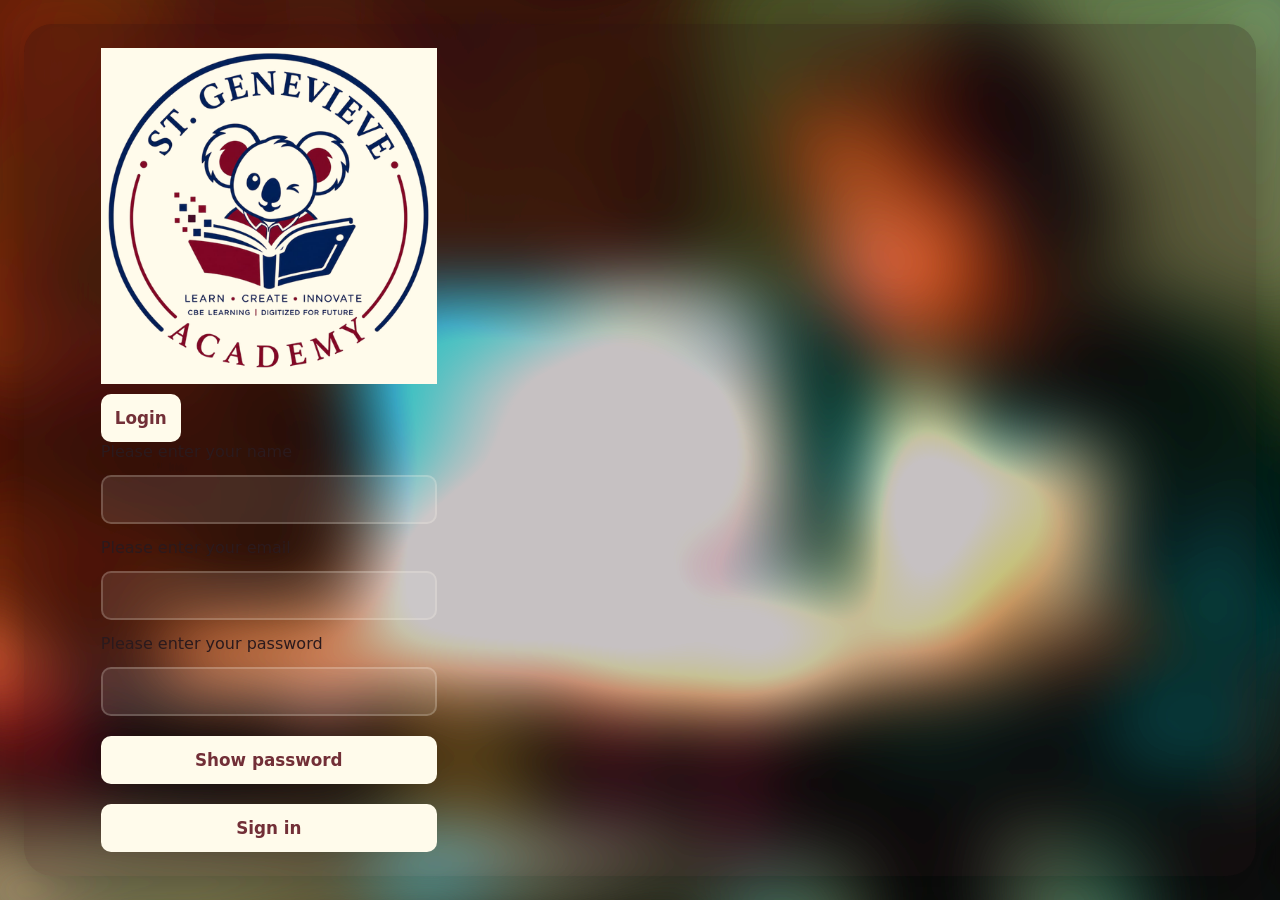
<file: Index.html>
<!DOCTYPE html>
<html lang="en">
<head>
    <meta charset="UTF-8">
    <meta name="viewport" content="width=device-width, initial-scale=1.0">
    <title>St Genevieve|Student Portal</title>
    <link rel="stylesheet" href="style.css">
</head>
<body>
    <!-- logo  -->
    <main class="page">
        <section class="branding">
            <img src="Images/logo.png" alt="School logo">
        </section>

        <!-- login button  -->
        <section class="login-panel">
            <div class="buttons">  
        <button type="button">Login</button>
            </div>

            <!-- fomrs input  -->
        <form class="forms" id="login-form">
<label for="name">Please enter your name</label>
    <input type="text" id="name" required>

    <!-- email input  -->
<label for="email">Please enter your email</label>
    <input type="email" id="email" required>

    <!-- input password  -->
    <label for="password">Please enter your password</label>
    <input type="password" id="password" required>
    <button type="button" id="show-password">Show password</button>
  <button type="submit">Sign in</button>
        </form>
        
        </section>
    </main>
 <script src="Script.js"></script>
</body>
</html>
</file>
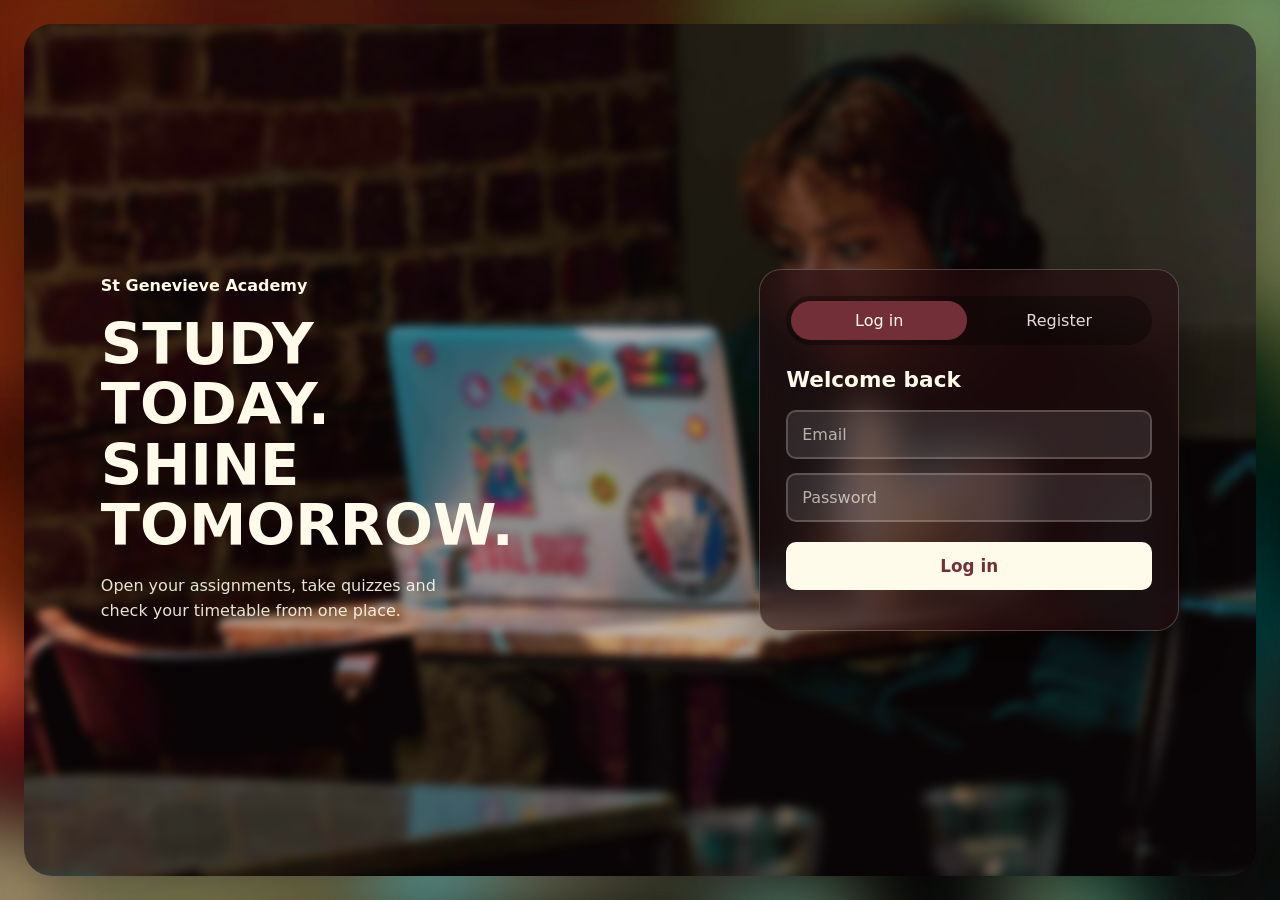
<file: index.html>
<!DOCTYPE html>
<html lang="en">
<head>
    <meta charset="UTF-8">
    <meta name="viewport" content="width=device-width, initial-scale=1.0">
    <title>St Genevieve Student portal</title>
    <link rel="stylesheet" href="style.css">
</head>
<body>
    
    <!-- background photo -->
<img class="bg-photo" src="Images/student-bg.jpg" alt="Student-background image">
 
<!-- Left side  -->
<div class="hero">
  <p class="hero-brand">St Genevieve Academy</p>
  <h1>Study today.<br>Shine tomorrow.</h1>
  <p class="hero-text">Open your assignments, take quizzes and check your timetable from one place.</p>
</div>




  <div class="card">



    <!-- Switching between forms  -->

 <input type="radio" name="tab" id="login" checked>
    <input type="radio" name="tab" id="register">
 
    <div class="tabs">
      <label for="login">Log in</label>
      <label for="register">Register</label>
    </div>

    <!-- log in form  -->
      <form class="login-form" id="loginForm">
      <h2>Welcome back</h2>
      <input type="email" id="loginEmail" placeholder="Email" required>
      <input type="password" id="loginPassword" placeholder="Password" required>
      <button type="submit">Log in</button>
      <p id="loginMessage" class="message"></p>
    </form>



<!-- register form  -->


<form class="register-form" id="registerForm">
      <h2>Create your account</h2>
   <input type="text" id="regName" placeholder="Your name" required>

<input type="email" id="regEmail" placeholder="Email" required>

<input type="password" id="regPassword" placeholder="Password" required>
<div class="select-grade"> 
   <select id="regGrade" class="style-inside" required>

    <option value="Grade 7">Grade 7</option>
    <option value="Grade 8">Grade 8</option>
    <option value="Grade 9">Grade 9</option>

</select>
</div>
      <button type="submit">Create account</button>
      <p id="registerMessage" class="message"></p>

    </form>
 
 

<script src="script.js" defer></script>

  </div>









</body>
</html>
</file>
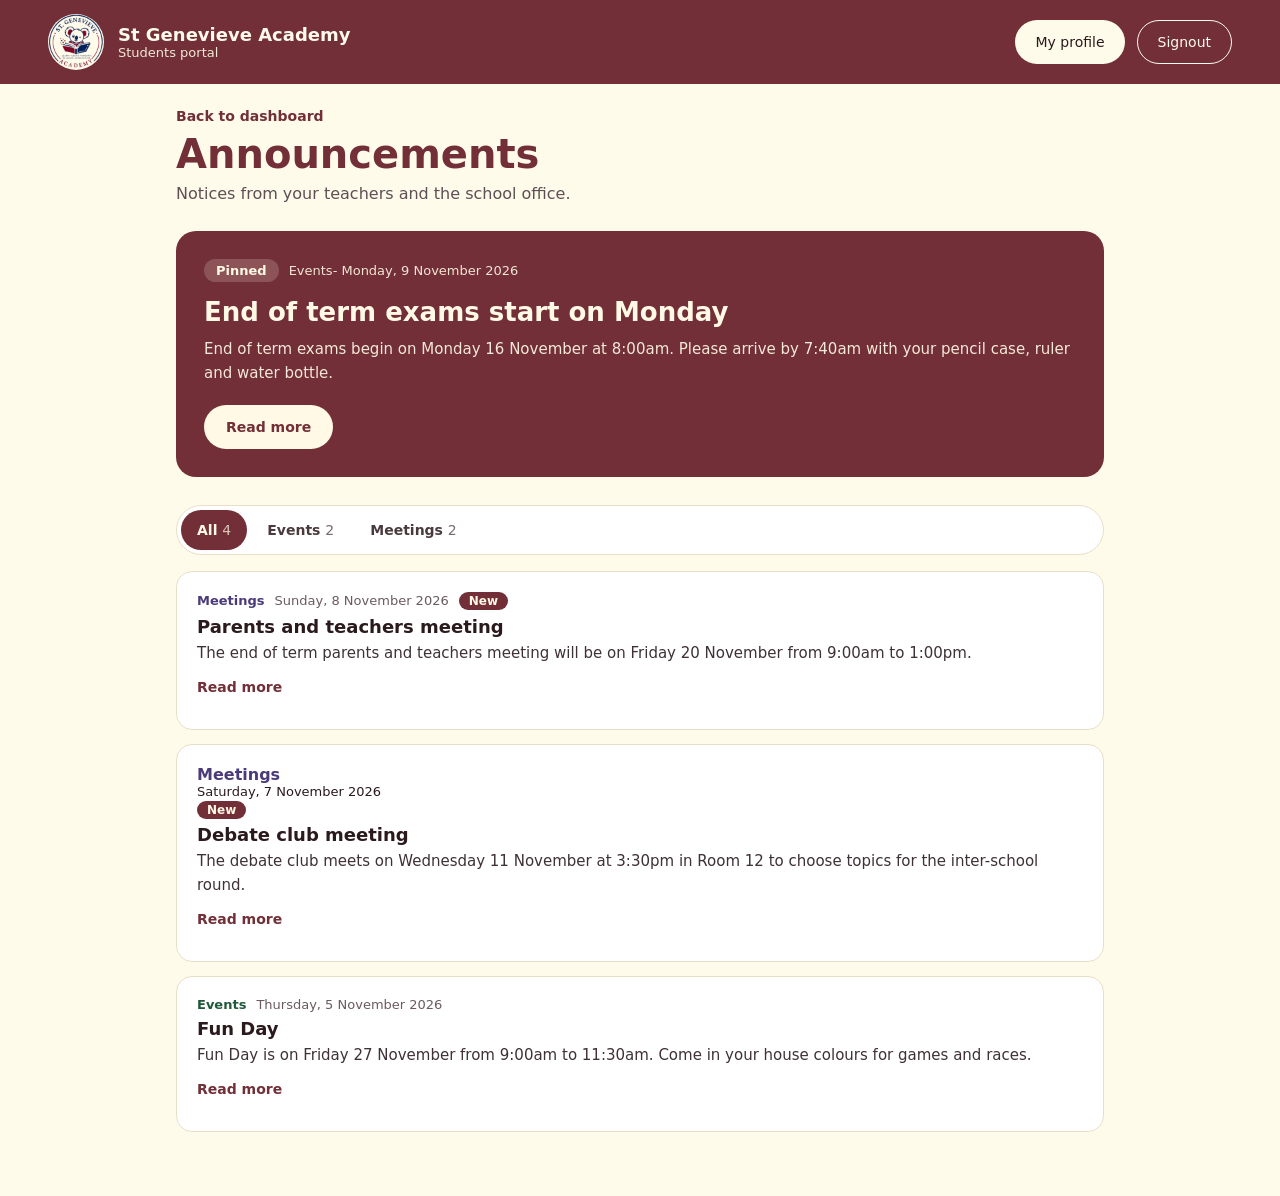
<file: announcements.html>
<!DOCTYPE html>
<html lang="en">
<head>
    <meta charset="UTF-8">
    <meta name="viewport" content="width=device-width, initial-scale=1.0">
    <title>Announcements</title>
    <link rel="stylesheet" href="announcemnts.css">
     <!-- topbar  -->
     
     <header class="topbar">

 <div class="dashboard-logo">
            <img src="Images/logo.png" alt="School logo">
            <div>  
            <div class="school-name">St Genevieve Academy</div>
            <div class="sub-name">Students portal</div>
            </div>
</div>
        <!-- actions -->
<div class="top-bar-actions"> 
<a href="profile.html">My profile</a>
<a href="index.html">Signout</a>
</div>
</header>

<!-- back to dashboard  -->
  <a href="dashboard.html" class="back-link"> Back to dashboard</a>

<main class="page">

    <h1 class="page-title">Announcements</h1>
    <p class="page-subtitle">Notices from your teachers and the school office.</p>
 
<!-- pinned announcement  -->

<section class="pinned" data-category="events">
      <div class="pinned-section">
        <span class="pinned-span">Pinned</span>
        <span class="pinned-info">Events- Monday, 9 November 2026</span>
      </div>
      <h2 class="pinned-title">End of term exams start on Monday</h2>
      <p class="pinned-text">End of term exams begin on Monday 16 November at 8:00am. Please arrive by 7:40am with your pencil case, ruler and water bottle.</p>
      <a class="btn-readmore" href="#">Read more</a>
    </section>

    <!-- category filters  -->
      <div class="filters" role="group" aria-label="Filter announcements">
      <button class="filter is-active" type="button" data-filter="all" aria-pressed="true">All <span class="count">4</span></button>
      <button class="filter" type="button" data-filter="events" aria-pressed="false">Events <span class="count">2</span></button>
      <button class="filter" type="button" data-filter="meetings" aria-pressed="false">Meetings <span class="count">2</span></button>
    </div>

<!-- MAIN Announcements  -->

 <div class="announcements">
 
      <article class="card" data-category="meetings">
        <div class="card-full">
          <span class="category category-meetings">Meetings</span>
          <span class="card-date">Sunday, 8 November 2026</span>
          <span class="badge-new">New</span>
        </div>
        <h3 class="card-title">Parents and teachers meeting</h3>
        <p class="card-text">The end of term parents and teachers meeting will be on Friday 20 November from 9:00am to 1:00pm.</p>
        <a class="read-more" href="#">Read more</a>
      </article>
 
      <article class="card" data-category="meetings">
        <div class="card-meta">
          <span class="category category-meetings">Meetings</span>
          <span class="card-full">Saturday, 7 November 2026</span>
          <span class="badge-new">New</span>
        </div>
        <h3 class="card-title">Debate club meeting</h3>
        <p class="card-text">The debate club meets on Wednesday 11 November at 3:30pm in Room 12 to choose topics for the inter-school round.</p>
        <a class="read-more" href="#">Read more</a>
      </article>
 
      <article class="card" data-category="events">
        <div class="card-full">
          <span class="category category-events">Events</span>
          <span class="card-date">Thursday, 5 November 2026</span>
        </div>
        <h3 class="card-title">Fun Day</h3>
        <p class="card-text">Fun Day is on Friday 27 November from 9:00am to 11:30am. Come in your house colours for games and races.</p>
        <a class="read-more" href="#">Read more</a>
      </article>
 
    </div>


</main>

<!-- pop up Modal  -->

<dialog class="modal" id="announcement-modal" aria-labelledby="modal-title">
  <button class="modal-close" type="button" aria-label="Close" data-close> close</button>
  <div class="modal-full">
    <span class="modal-category" id="modal-category"></span>
    <span id="modal-date"></span>
  </div>
  <h2 class="modal-title" id="modal-title"></h2>
  <p class="modal-text" id="modal-text"></p>
  <p class="modal-details" id="modal-details" hidden></p>
  <button class="modal-done" type="button" data-close>Close</button>
</dialog>

 <script src="announcemnts.js"></script>

</head>
<body>
    




























</body>
</html>
</file>
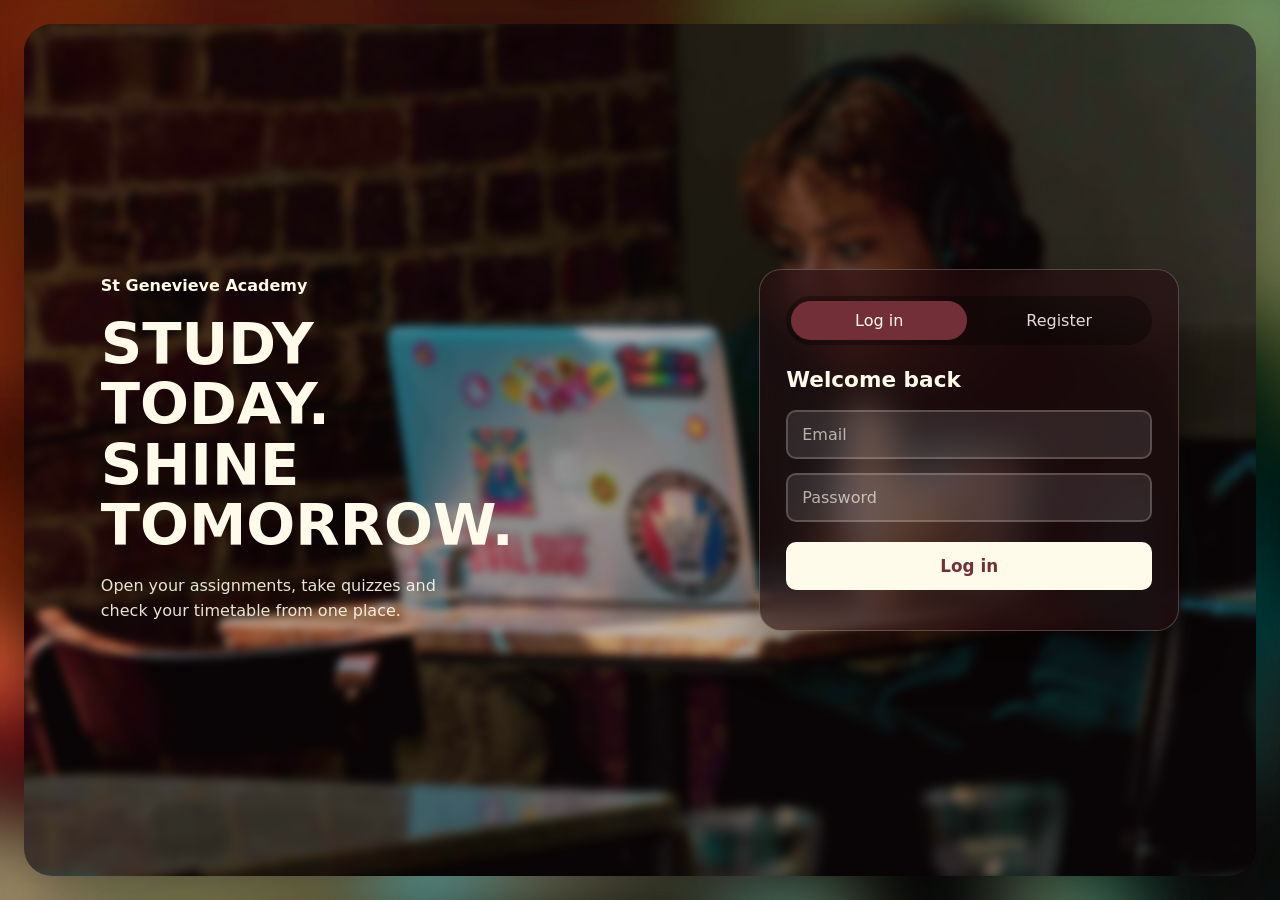
<file: assignments.html>
<!DOCTYPE html>
<html lang="en">
<head>
    <meta charset="UTF-8">
    <meta name="viewport" content="width=device-width, initial-scale=1.0">
    <title>Assignments</title>
    <link rel="stylesheet" href="assignments.css">
</head>
<body>



    <!-- top-bar  -->
   <header class="topbar">
        <div class="dashboard-logo">
            <img src="Images/logo.png" alt="School logo">
            <div>
                <div class="school-name">St Genevieve Academy</div>
                <div class="sub-name">Students portal</div>
            </div>
        </div>  


        <!-- actions  -->
           <div class="top-bar-actions">
            <a href="profile.html">My profile</a>
          <a href="index.html" id="signout">Sign out</a>
        </div>
    </header>
<main class="dashboard">
    <!-- back to dashboard  -->
  <a href="dashboard.html" class="back-link"> Back to dashboard</a>
        <h1 id="gradeLabel">Assignments</h1>
    
        <!-- filter buttons  . -->
          <div class="filters">
          <button type="button" class="active" data-filter="all">All</button>
            <button type="button" class="filter" data-filter="to-do">To do</button>
            <button type="button" class="filter" data-filter="submitted">Submitted</button>
            <button type="button" class="filter" data-filter="overdue">Overdue</button>
        </div>
<select id="subjectFilter">
    <option value="all">All subjects</option>
</select>
        <!-- assignment list  -->
        
    <div class="assignment-list" id="assignmentList"></div>
<p id="emptyMessage" hidden>

</p>
</div>

            </main>

<!-- assignment poop ups  -->

<div class="modal modal-hide" id="assignmentmodal">
    <div class="modal-box">
        <button type="button" class="modal-close" id="modalClose">close</button>

        <p class="subject" id="modalsubject"></p>
        <h2 id="modaltitle"></h2>
        <p class="due" id="modaldue"></p>
        <p class="details" id="modaldetails"></p>

        <form id="assignmentform">
            <div id="modalquestions"></div>
            <p class="form-error" id="formError"></p>
            <button type="submit" class="open-btn" id="submitbtn">Submit assignment</button>
        </form>

        <div class="successhide" id="successmsg">
             <h3>Submitted</h3>
           <p id="resultScore"></p>
<div id="reviewList"></div>
            <button type="button" class="open-btn" id="successClose">Close</button>
</div>
    </div>
</div>

<script src="assignments-data.js"></script>
<script src="assignments.js"></script>
            
</body>
</html>
</file>
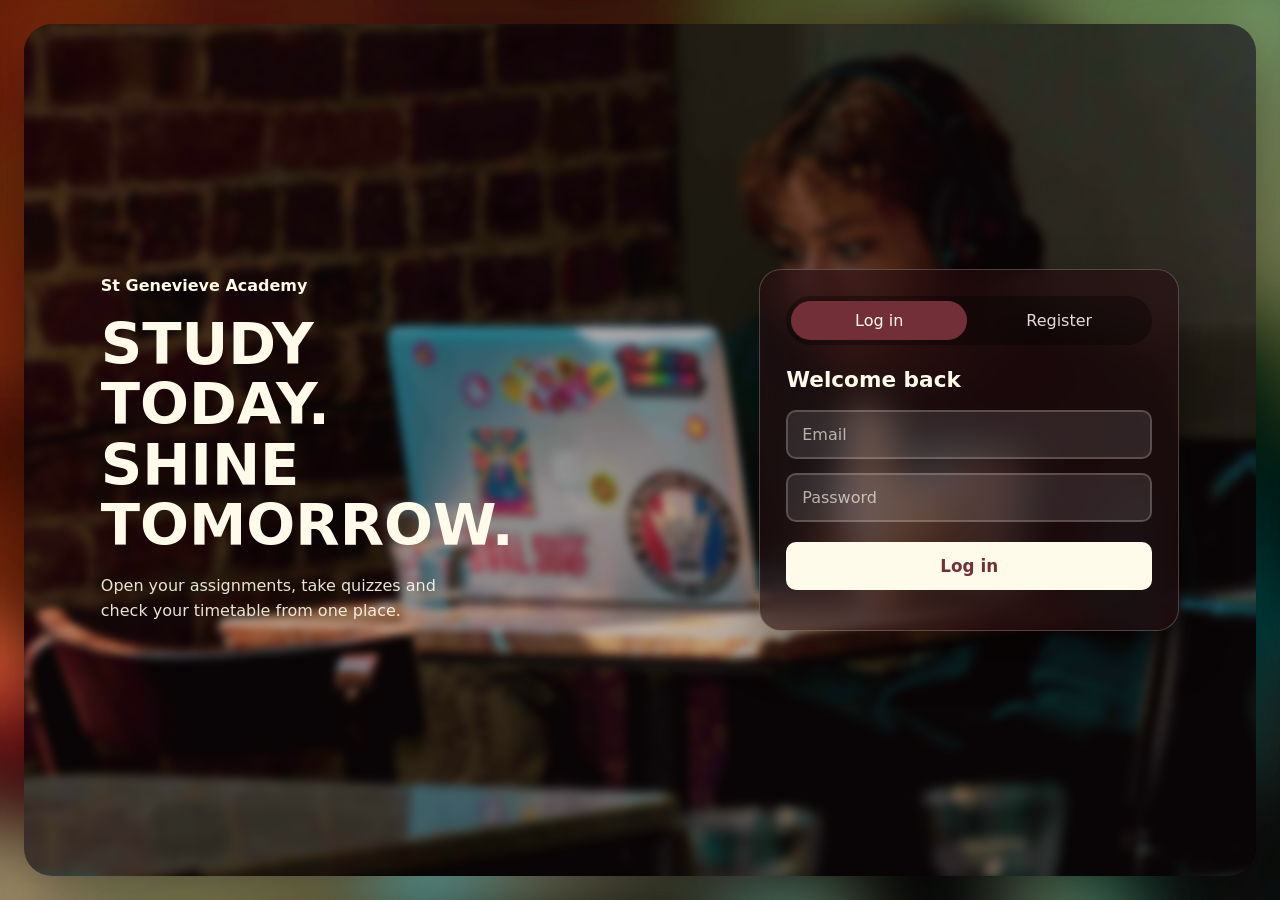
<file: dashboard.html>
<!DOCTYPE html>
<html lang="en">
<head>
    <meta charset="UTF-8">
    <meta name="viewport" content="width=device-width, initial-scale=1.0">
    <title>Student dashboard</title>
    <link rel="stylesheet" href="dashboard.css">
</head>
<body>
    <!-- topbar  -->
     
     <header class="topbar">

 <div class="dashboard-logo">
            <img src="Images/logo.png" alt="School logo">
            <div>  
            <div class="school-name">St Genevieve Academy</div>
            <div class="sub-name">Students portal</div>
            </div>
</div>
        <!-- actions -->
<div class="top-bar-actions"> 
<a href="profile.html">My profile</a>
<a href="index.html" id="signout">Signout</a>
</div>
</header>

 <main class="dashboard">


<!-- greeting  -->
<h1>Welcome back, <span id="studentName">Student</span></h1>

<p id="studentInfo">Loading student information...</p>


<!-- Notifications  -->
<div class="assignments-due">

<p class="next-label">Next up</p>
<h2 id="nextTitle">Loading...</h2>
<a href="assignments.html" id="nextLink">Open assignment</a>
 </div>
 

 <div class="all-cards"> 

 <!-- all assignments  -->
 
<a href="assignments.html" class="card-assignment">
    <h2>Assignments</h2>
<p id="dueCount">Loading...</p>
  </a>

  <!-- timetable -->

<a href="timetable.html" class="card-timetable">
    <h2> Timetable</h2>
<p>Next English at 9:00am</p>
  </a>


  <!-- quizzes  -->
 
<a href="quizzes.html" class="card-quizzes">
    <h2>Quizzes</h2>
<p>1 new quiz to try</p>
 </a>


<!-- learning resources  -->
  
<a href="learning-resources.html" class="card-learningrsrc">
    <h2>Learning Resources</h2>
<p>3 new videos</p>
  </a>

  <!-- my performance  -->

<a href="my-performance.html" class="card-myperformance">
    <h2>My Performance</h2>
<p id="averageGrade">Loading...</p>
  </a>

  <!-- announcements  -->

<a href="announcements.html" class="card-announcements">
   <h2> announcements </h2>
<p>2 new announcements</p>
 </a>


<script src="assignments-data.js"></script>
<script src="dashboard.js"></script>
</div>
     </main>
</body>
</html>
</file>
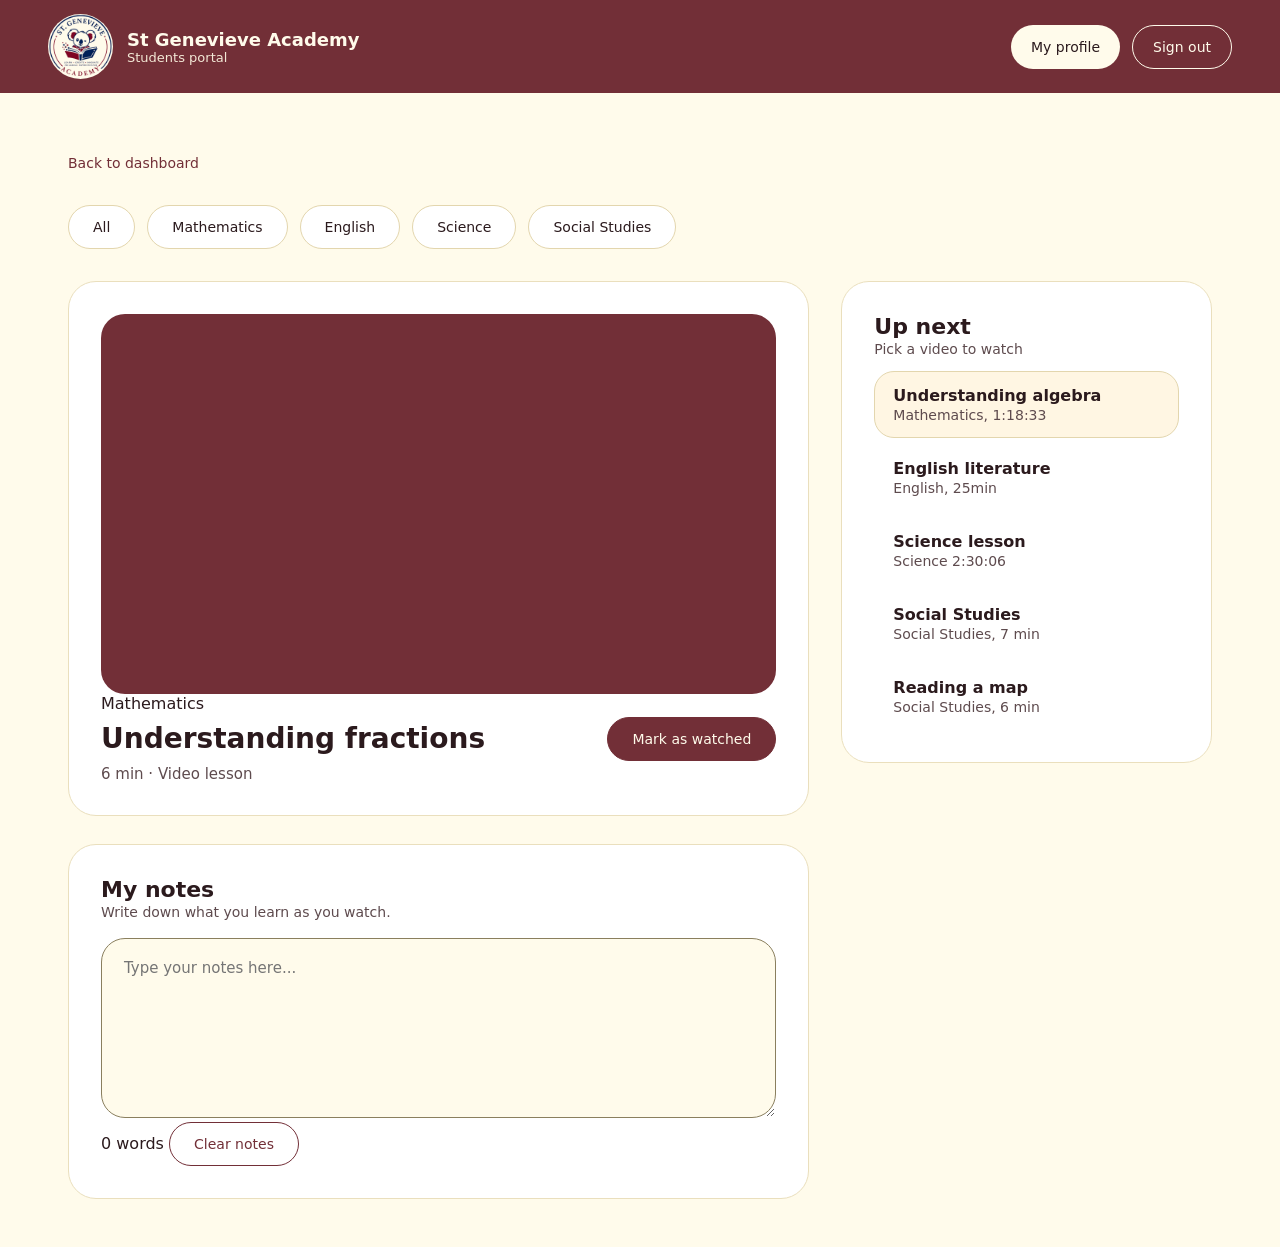
<file: learning-resources.html>
<!DOCTYPE html>
<html lang="en">
<head>
    <meta charset="UTF-8">
    <meta name="viewport" content="width=device-width, initial-scale=1.0">
    <title>Learning Resources</title>
    <link rel="stylesheet" href="learning-resources.css">
</head>
<body>
    
<!-- top-bar  -->
   <header class="topbar">
        <div class="dashboard-logo">
            <img src="Images/logo.png" alt="School logo">
            <div>
                <div class="school-name">St Genevieve Academy</div>
                <div class="sub-name">Students portal</div>
            </div>
        </div>  


        <!-- actions  -->
           <div class="top-bar-actions">
            <a href="profile.html">My profile</a>
            <a href="index.html">Sign out</a>
        </div>
    </header>
<main class="dashboard">
    <!-- back to dashboard  -->
  <a href="dashboard.html" class="back-link"> Back to dashboard</a>


<!-- filters  -->
        <div class="filters">
            <button type="button" class="filter is-active" data-subject="all">All</button>
            <button type="button" class="filter" data-subject="Mathematics">Mathematics</button>
            <button type="button" class="filter" data-subject="English">English</button>
            <button type="button" class="filter" data-subject="Science">Science</button>
            <button type="button" class="filter" data-subject="Social Studies">Social Studies</button>
        </div>
 
        <div class="videos-layout">
 
            <div class="videos-main">
 
<!-- videos  -->
  <section class="video-card">
                    <div class="video-box" id="video-box">
                        <span class="play">Play</span>
                        <p>Video coming soon</p>
                    </div>
 
                    <p class="video-subject" id="video-subject">Mathematics</p>
                    <div class="video-row">
                        <h2 id="video-title">Understanding algebra</h2>
                        <button type="button" class="watched-btn" id="watched-btn">Mark as watched</button>
                    </div>
                    <p class="video-details" id="video-details">6 min Video lesson</p>
                </section>

<!-- notes  -->

<section class="notes-card">
                    <div class="notes">
                        <div>
                            <h2>My notes</h2>
                            <p class="card-sub">Write down what you learn as you watch.</p>
                        </div>
                    </div>
 
                    <textarea id="notes" placeholder="Type your notes here..."></textarea>
 
                    <div class="notes-bottom">
                        <span id="word-count">0 words</span>
                        <button type="button" class="clear-btn" id="clear-notes">Clear notes</button>
                    </div>
                </section>
 
            </div>
            
            <!-- list of videos  -->
    <aside class="playlist-card">
                <h2>Up next</h2>
                <p class="card-sub">Pick a video to watch</p>


  <button type="button" class="video-item is-active" data-subject="Mathematics" data-title="Understanding fractions" data-minutes="6" data-youtube="grnP3mduZkM">
                    <span>
                        <span class="video-name">Understanding algebra</span>
                        <span class="video-content">Mathematics, 1:18:33</span>
                    </span>
                </button>

              <button type="button" class="video-item" data-subject="English" data-title="Adding fractions" data-minutes="8" data-youtube="Iv4F-YV0TxY">
                    <span>
                        <span class="video-name">English literature</span>
                        <span class="video-content"> English, 25min</span>
                    </span>
                </button>           
 <button type="button" class="video-item" data-subject="Science" data-title="Writing a paragraph" data-minutes="5" data-youtube="sZ1DL6a1p8A">
                    
                    <span>
                        <span class="video-name">Science lesson</span>
                        <span class="video-content">Science 2:30:06</span>
                    </span>
                </button>

                   <button type="button" class="video-item" data-subject="Social Studies" data-title="The life cycle of a plant" data-minutes="7" data-youtube="wqZRGHva1iE">
              
                    <span>
                        <span class="video-name">Social Studies</span>
                        <span class="video-content">Social Studies, 7 min</span>
                    </span>
                </button>

                           <button type="button" class="video-item" data-subject="Social Studies" data-title="Reading a map" data-minutes="6" data-youtube="">
                    
                    <span>
                        <span class="video-name">Reading a map</span>
                        <span class="video-content">Social Studies, 6 min</span>
                    </span>
                </button>
            </aside>
 
        </div>
    </main>






 <script src="learning-resources.js"></script>

</body>


</html>
</file>
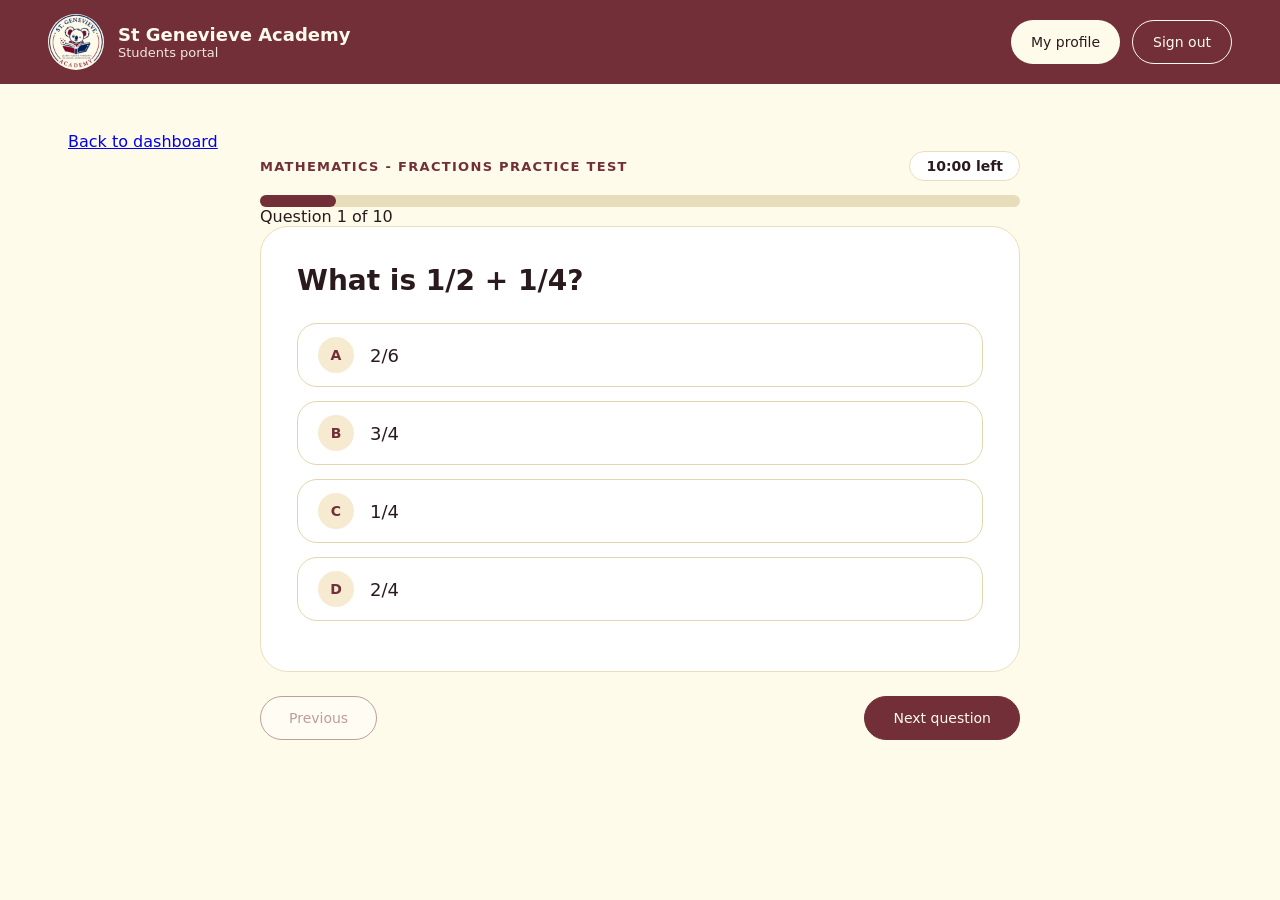
<file: quiz.html>
<!DOCTYPE html>
<html lang="en">
<head>
    <meta charset="UTF-8">
    <meta name="viewport" content="width=device-width, initial-scale=1.0">
    <title>Quiz</title>
    <link rel="stylesheet" href="quiz.css">
</head>
<body>
    
 <!-- top-bar  -->
   <header class="topbar">
        <div class="dashboard-logo">
            <img src="Images/logo.png" alt="School logo">
            <div>
                <div class="school-name">St Genevieve Academy</div>
                <div class="sub-name">Students portal</div>
            </div>
        </div>  


        <!-- actions  -->
           <div class="top-bar-actions">
            <a href="profile.html">My profile</a>
            <a href="index.html">Sign out</a>
        </div>
    </header>
<main class="dashboard">
    <!-- back to dashboard  -->
  <a href="dashboard.html" class="back-link"> Back to dashboard</a>

  <!-- question screen  -->
 
        <section class="quiz-area" id="quiz-screen">
 
            <div class="quiz-info">
                <p class="quiz-subject" id="quiz-subject">Mathematics,Fractions practice test</p>
                <p class="quiz-timer" id="quiz-timer">10:00 left</p>
            </div>

  <!-- Add prohress section  -->
 <div class="progress">
                <div class="progress-content" id="progress-content"></div>
            </div>
            <p class="question-count" id="question-count">Question 1 of 10</p>


 <!-- question box  -->
 <div class="question-box">
                <h1 id="question-text">Question appears here</h1>
                <div id="options"></div>
            </div>
<!-- buttons  -->
  <div class="quiz-nav">
                <button type="button" class="nav-btn nav-btn-outline" id="prev-btn">Previous</button>
                <button type="button" class="nav-btn" id="next-btn">Next question</button>
            </div>
 
        </section>

<!-- result screen  -->
<section class="result-card screen-hide" id="result-screen">
 
            <div class="score-ring" id="score-ring">
                <div class="score-inner">
                    <b id="score-text">8/10</b>
                    <span id="score-percent">80%</span>
                </div>
            </div>
            <h2 id="result-heading">Great work!</h2>
            <p id="result-message">You got 8 out of 10 questions right.</p>
 
            <div class="result-facts">
                <div class="fact">
                    <b id="fact-correct">8</b>
                    <span>Correct</span>
                </div>
                <div class="fact">
                    <b id="fact-review">2</b>
                    <span>To review</span>
                </div>
                <div class="fact">
                    <b id="fact-time">7:12</b>
                    <span>Time taken</span>
                </div>
            </div>
 
                        <div id="review-list"></div>

            <div class="result-actions">
               <button type="button" class="nav-btn" id="redo-btn">Redo quiz</button>
<a href="quizzes.html" class="nav-btn nav-btn-outline">Back to quizzes</a>
 
        </section>
 
    </main>
 
<script src="quizzes.js"></script>
</body>
</html>
</file>
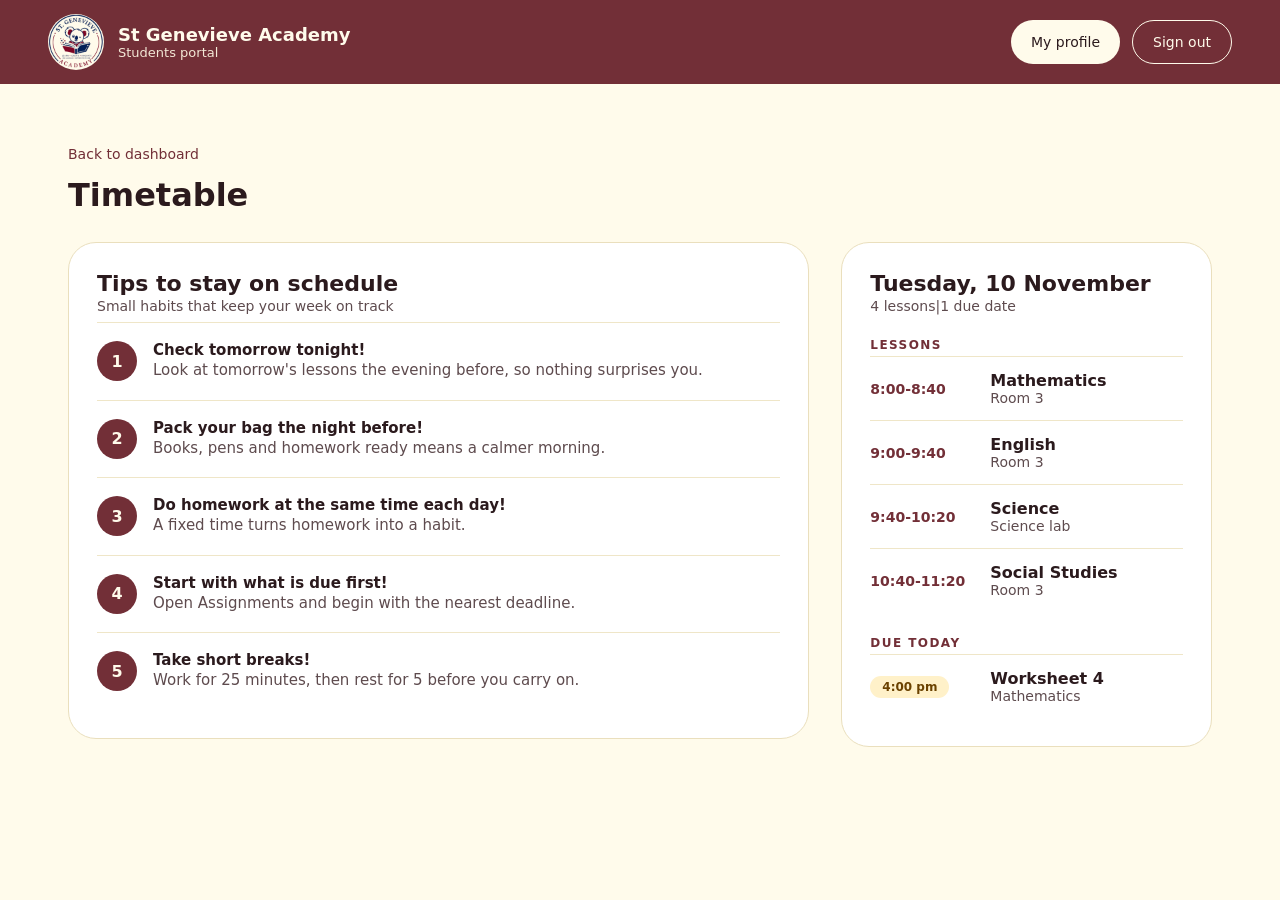
<file: timetable.html>
<!DOCTYPE html>
<html lang="en">
<head>
    <meta charset="UTF-8">
    <meta name="viewport" content="width=device-width, initial-scale=1.0">
    <title>Timetable</title>
    <link rel="stylesheet" href="timetable.css">
   
</head>
<body>
      <!-- top-bar  -->
   <header class="topbar">
        <div class="dashboard-logo">
            <img src="Images/logo.png" alt="School logo">
            <div>
                <div class="school-name">St Genevieve Academy</div>
                <div class="sub-name">Students portal</div>
            </div>
        </div>  


        <!-- actions  -->
           <div class="top-bar-actions">
            <a href="profile.html">My profile</a>
            <a href="index.html">Sign out</a>
        </div>
    </header>


 <main class="dashboard">
 
        <!-- back to dashboard -->
        <a href="dashboard.html" class="back-link">Back to dashboard</a>
        <h1>Timetable</h1>
    
 
        <div class="timetable-layout">

    <!-- tips section -->
            <section class="tips-card">
                <h2>Tips to stay on schedule</h2>
                <p class="card-sub">Small habits that keep your week on track</p>
 
                <div class="tip">
                    <div class="tip-number">1</div>
                    <div>
                        <h3>Check tomorrow tonight!</h3>
                        <p>Look at tomorrow's lessons the evening before, so nothing surprises you.</p>
                    </div>
                </div>

                <div class="tip">
                    <div class="tip-number">2</div>
                    <div>
                        <h3>Pack your bag the night before!</h3>
                        <p>Books, pens and homework ready means a calmer morning.</p>
                    </div>
                </div>
 
                <div class="tip">
                    <div class="tip-number">3</div>
                    <div>
                        <h3>Do homework at the same time each day!</h3>
                        <p>A fixed time turns homework into a habit.</p>
                    </div>
                </div>
 <div class="tip">
                    <div class="tip-number">4</div>
                    <div>
                        <h3>Start with what is due first!</h3>
                        <p>Open Assignments and begin with the nearest deadline.</p>
                    </div>
                </div>
 
                <div class="tip">
                    <div class="tip-number">5</div>
                    <div>
                        <h3>Take short breaks!</h3>
                        <p>Work for 25 minutes, then rest for 5 before you carry on.</p>
                    </div>
                </div>
            </section>
                
 <!-- The day  -->
 
   <aside class="day-card">
                <h2>Tuesday, 10 November</h2>
                <p class="card-sub">4 lessons|1 due date</p>
 
                <h3 class="day-heading">Lessons</h3>
 <!-- maths  -->
   <div class="lesson">
                    <p class="lesson-time">8:00-8:40</p>
                    <div>
                        <p class="lesson-subject">Mathematics</p>
                        <p class="lesson-room">Room 3</p>
                    </div>
                </div>
<!-- english  -->
       <div class="lesson">
                    <p class="lesson-time">9:00-9:40</p>
                    <div>
                        <p class="lesson-subject">English</p>
                        <p class="lesson-room">Room 3</p>
                    </div>
                </div>
<!-- science  -->
  <div class="lesson">
                    <p class="lesson-time">9:40-10:20</p>
                    <div>
                        <p class="lesson-subject">Science</p>
                        <p class="lesson-room">Science lab</p>
                    </div>
                </div>
<!-- social studies  -->

                <div class="lesson">
                    <p class="lesson-time">10:40-11:20</p>
                    <div>
                        <p class="lesson-subject">Social Studies</p>
                        <p class="lesson-room">Room 3</p>
                    </div>
                </div>

                <!-- due today  -->
 <h3 class="day-heading">Due today</h3>
                <div class="lesson">
                    <p class="lesson-time"><span class="due-time">4:00 pm</span></p>
                    <div>
                        <p class="lesson-subject">Worksheet 4</p>
                        <p class="lesson-room">Mathematics</p>
                    </div>
                </div>

                    </aside>
 
        </div>
    </main>
</body>
</html>
</file>
<file: style.css>
:root {
  --cream: #FFFBEB;
  --maroon: #722F37;
  --ink: #2B1A1D;
  --field: #ECECEC;
  --error: #8A1C2B;
  --success: #14532D;
  --font: 'Poppins', system-ui, -apple-system, 'Segoe UI', sans-serif;
   
  --gap: 24px;     
  --bleed: 12px;    
  --round: 28px;
}
* {
    margin: 0;
    box-sizing: border-box;
}

body {
 margin: 0;
 font-family: var(--font);
 color: var(--ink);
 background: black;
  min-height: 100vh;
padding: 20px calc(var(--gap) + 6vw);
 display: flex;
 align-items: center;
  justify-content: space-between;
   gap: 40px;
}

/* bg photo  */
.bg-photo {
  position: fixed;
  inset: calc(var(--gap) - var(--bleed));
  z-index: -1;
  width: calc(100% - 2 * (var(--gap) - var(--bleed)));
  height: calc(100% - 2 * (var(--gap) - var(--bleed)));
  object-fit: cover;
  object-position: 75% 0%;
  filter: blur(4px);
  clip-path: inset(var(--bleed) round var(--round));
}

/* blurry corners  */
body::before {
  content: "";
  position: fixed;
  inset: -60px;
  z-index: -2;
  background: url("Images/student-bg.jpg") center / cover no-repeat;
  filter: blur(40px) saturate(1.5) brightness(2.3);
}
body::after {
  content: "";
  position: fixed;
  inset: var(--gap);
  z-index: -1;
  border-radius: var(--round);
  background: rgba(30, 10, 14, 0.25);
  box-shadow: 0 20px 60px rgba(0, 0, 0, 0.35);
}

.card {
  width: 420px;
  max-width: 100%;
  flex-shrink: 0;
  padding: 26px;
  color: var(--cream);
  background: rgba(38, 12, 16, 0.62);
  border: 1px solid rgba(255, 251, 235, 0.22);
  border-radius: 22px;
  backdrop-filter: blur(18px);
  -webkit-backdrop-filter: blur(18px);
  box-shadow: 0 20px 50px rgba(0, 0, 0, 0.35);
}

/* hide check button  */
input[type="radio"] {
  display: none;
}

.tabs {
  display: grid;
  grid-template-columns: 1fr 1fr;
  gap: 4px;
  padding: 5px;
  margin-bottom: 22px;
  background: rgba(0, 0, 0, 0.35);
  border-radius: 999px;
}

.tabs label {
  padding: 10px;
  text-align: center;
  font-weight: 500;
  color: #e9d8da;
  border-radius: 999px;
  cursor: pointer;
}
/* selected tab  */
#login:checked ~ .tabs label[for="login"],
#register:checked ~ .tabs label[for="register"] {
  background: var(--maroon);
  color: var(--cream);
}

form {
  display: flex;
  flex-direction: column;
  gap: 14px;
}
 
.register-form {
  display: none;
}
 
/* code for changing showing different tabs  */
#register:checked ~ .login-form {
  display: none;
}
 
#register:checked ~ .register-form {
  display: flex;
}

h2 {
  margin-bottom: 4px;
  font-size: 1.35rem;
  font-weight: 600;
}

input[type="text"],
input[type="email"],
input[type="password"] {
  width: 100%;
  padding: 13px 14px;
  font-family: inherit;
  font-size: 1rem;
  color: var(--cream);
  background: rgba(255, 255, 255, 0.1);
  border: 2px solid rgba(255, 251, 235, 0.2);
  border-radius: 10px;
}
 
input::placeholder {
  color: rgba(255, 251, 235, 0.65);
}
 
input[type="text"]:focus,
input[type="email"]:focus,
input[type="password"]:focus {
  outline: none;
  border-color: var(--cream);
  background: rgba(255, 255, 255, 0.16);
}


/* style left side hero  */

   .hero {
     max-width: 460px;
     color: var(--cream);
   }

   .hero-brand {
     margin-bottom: 20px;
     font-weight: 600;
   }

   .hero h1 {
     margin-bottom: 16px;
     font-size: clamp(2.2rem, 4.5vw, 3.8rem);
     line-height: 1.05;
     font-weight: 700;
     text-transform: uppercase;
   }

   .hero-text {
     max-width: 34ch;
     line-height: 1.6;
     opacity: 0.9;
   }

   @media (max-width: 820px) {
     body {
       flex-direction: column;
       justify-content: center;
       gap: 24px;
       padding: 20px calc(var(--gap) + 16px);
     }
     .hero { text-align: center; }
     .hero-text { display: none; }
     .card { width: 100%; }
   }


   button {
  margin-top: 6px;
  padding: 14px;
  font-family: inherit;
  font-size: 1.05rem;
  font-weight: 600;
  color: var(--maroon);
  background: var(--cream);
  border: none;
  border-radius: 10px;
  cursor: pointer;
}
 
button:active {
  transform: scale(0.98);
}

.select-grade {
  width: 100%;
  padding: 13px 14px;
  font-family: inherit;
  font-size: 1rem;
  color: var(--cream);
  background: rgba(255, 255, 255, 0.1);
  border: 2px solid rgba(255, 251, 235, 0.2);
  border-radius: 10px;
}
.style-inside {
  padding: 10px;
  text-align: center;
  font-weight: 500;
  color: black;
  border-radius: 999px;
  cursor: pointer;
}
</file>
<file: announcemnts.css>
:root {
  --cream: #FFFBEB;
  --maroon: #722F37;
  --ink: #2B1A1D;
  --muted: #5E4B4E;
  --font: 'Poppins', system-ui, -apple-system, 'Segoe UI', sans-serif;
}

* {
  margin: 0;
  box-sizing: border-box;
}

body {
  font-family: var(--font);
  color: var(--ink);
  background: var(--cream);
}

[hidden] {
  display: none !important;
}

/* top bar  */
.topbar {
  display: flex;
  align-items: center;
  justify-content: space-between;
  flex-wrap: wrap;
  gap: 16px;
  padding: 14px 48px;
  background: var(--maroon);
  color: var(--cream);
}

/* logo  */
.dashboard-logo {
  display: flex;
  align-items: center;
  gap: 14px;
}

.dashboard-logo img {
  display: block;
  width: 56px;
  height: 56px;
  border-radius: 50%;
  background: var(--cream);
}
/* school name andsubname */
.school-name {
  font-size: 1.125rem;
  font-weight: 600;
}

.sub-name {
  font-size: 0.8125rem;
  color: #F3E8D6;
}
/* topbar actions  */
.top-bar-actions {
  display: flex;
  flex-wrap: wrap;
  gap: 12px;
}

.top-bar-actions a {
  display: inline-flex;
  align-items: center;
  min-height: 44px;
  padding: 0 20px;
  border-radius: 999px;
  font-size: 0.875rem;
  font-weight: 500;
  text-decoration: none;
}

.top-bar-actions a:first-child {
  background: var(--cream);
  color: var(--ink);
}

.top-bar-actions a:last-child {
  border: 1.5px solid var(--cream);
  color: var(--cream);
}

.top-bar-actions a:focus-visible {
  outline: 3px solid #FFC53D;
  outline-offset: 2px;
}

/* backlink  */
.back-link {
  display: block;
  width: 100%;
  max-width: 960px;
  margin: 0 auto;
  padding: 24px 16px 0;
  color: #722F37;
  font-size: 14px;
  font-weight: 600;
  text-decoration: none;
}


/* main page  */

.page {
  max-width: 960px;
  margin: 0 auto;
  padding: 8px 16px 64px;
}
 
.page-title {
  margin: 0;
  font-size: 40px;
  font-weight: 700;
  line-height: 1.1;
  color: #722F37;
}
 
.page-subtitle {
  margin: 8px 0 28px;
  font-size: 16px;
  color: #5E4F54;
}

/* pinned announcement  */

.pinned {
  padding: 28px;
  border-radius: 20px;
  background: #722F37;
  color: #FFF9E6;
}
 
.pinned-section {
  display: flex;
  flex-wrap: wrap;
  align-items: center;
  gap: 10px;
  font-size: 13px;
}
 
.pinned-span {
  padding: 4px 12px;
  border-radius: 999px;
  background: rgba(255, 249, 230, 0.18);
  font-weight: 600;
}
 
.pinned-info {
  opacity: 0.9;
}
 
.pinned-title {
  margin: 14px 0 8px;
  font-size: 26px;
  font-weight: 700;
  line-height: 1.25;
}
 
.pinned-text {
  margin: 0 0 20px;
  font-size: 15px;
  line-height: 1.6;
  opacity: 0.92;
}
 
.btn-readmore {
  display: inline-flex;
  align-items: center;
  min-height: 44px;
  padding: 0 22px;
  border-radius: 999px;
  background: #FFF9E6;
  color: #722F37;
  font-size: 14px;
  font-weight: 600;
  text-decoration: none;
}
 
.btn-readmore:hover {
  background: #F3E9CF;
}


/* filters */
.filters {
  display: flex;
  gap: 4px;
  margin: 28px 0 16px;
  padding: 4px;
  overflow-x: auto;
  border: 1px solid #E9DFC8;
  border-radius: 999px;
  background: #fff;
}
 
.filter {
  min-height: 40px;
  padding: 0 16px;
  border: 0;
  border-radius: 999px;
  background: transparent;
  color: #4A3A3E;
  font-family: inherit;
  font-size: 14px;
  font-weight: 600;
  white-space: nowrap;
  cursor: pointer;
}
 
.filter:hover {
  background: var(--maroon);
  color: white;
}
 
.filter.is-active {
  background: #722F37;
  color: #FFF9E6;
}
 
.count {
  font-weight: 500;
  opacity: 0.75;
}


/* announcements card  */

.announcements {
  display: flex;
  flex-direction: column;
  gap: 14px;
}
 
.card {
  padding: 20px;
  border: 1px solid #E9DFC8;
  border-radius: 16px;
  background: #fff;
}
 
.card-full {
  display: flex;
  flex-wrap: wrap;
  align-items: center;
  gap: 10px;
  font-size: 13px;
}

.category {
  font-weight: 600;
}
 
.category-events {
  color: #1E5A3A;
}
 
.category-meetings {
  color: #4B3B7A;
}
 
.card-date {
  color: #6B5A5F;
}
 
.badge-new {
  padding: 2px 10px;
  border-radius: 999px;
  background: #722F37;
  color: #FFF9E6;
  font-size: 12px;
  font-weight: 600;
}
 
.card-title {
  margin: 6px 0 4px;
  font-size: 18px;
  font-weight: 600;
}
 
.card-text {
  margin: 0;
  font-size: 15px;
  line-height: 1.6;
  color: #3F3135;
}
 
/* readmore  */

.read-more {
  display: inline-flex;
  align-items: center;
  min-height: 44px;
  color: #722F37;
  font-size: 14px;
  font-weight: 600;
  text-decoration: none;
}
 
.read-more:hover {
  text-decoration: underline;
}

/* responsive design  */

@media (max-width: 600px) {
  .topbar {
    padding: 0 16px;
  }
 
  .top-bar-actions {
    gap: 16px;
  }
 
  .school-name {
    font-size: 14px;
  }
 
  .page-title {
    font-size: 32px;
  }
 
  .pinned {
    padding: 20px;
  }
 
  .pinned-title {
    font-size: 22px;
  } 
  
}



/* readmore pop up  */


.modal {
  width: min(560px, calc(100% - 32px));
  max-height: calc(100% - 32px);
  padding: 28px;
  border: 0;
  border-radius: 20px;
  background: #fff;
  color: #2B1E21;
  box-shadow: 0 20px 60px rgba(43, 30, 33, 0.3);

    margin: auto;
  overflow-x: hidden;
}
 
.modal::backdrop {
  background: rgba(43, 30, 33, 0.55);
}
 
body:has(.modal[open]) {
  overflow: hidden;
}
 
.modal-close {
  position: absolute;
  top: 12px;
  right: 12px;
  width: 44px;
  height: 44px;
  border: 0;
  border-radius: 50%;
  background: transparent;
  color: #722F37;
  font-family: inherit;
  font-size: 16px;
  line-height: 1;
  cursor: pointer;
}
 
.modal-close:hover {
  background: #F3E9CF;
}
 
.modal-full {
  display: flex;
  flex-wrap: wrap;
  gap: 10px;
  margin: 0 44px 0 0;
  font-size: 13px;
  color: #6B5A5F;
}
 
.modal-category {
  font-weight: 600;
}
 
.modal-title {
  margin: 8px 44px 12px 0;
  font-size: 24px;
  font-weight: 700;
  line-height: 1.25;
  color: #722F37;
}
 
.modal-text,
.modal-details {
  margin: 0 0 16px;
  font-size: 16px;
  line-height: 1.7;
  color: #3F3135;
}

.modal-details h4 {
  margin: 18px 0 6px;
  font-size: 14px;
  font-weight: 600;
  color: #722F37;
}

.modal-details p {
  margin: 0 0 8px;
}

.modal-details ul {
  margin: 0 0 8px;
  padding-left: 20px;
}

.modal-details li {
  margin-bottom: 4px;
}
 
.modal-done {
  min-height: 44px;
  margin-top: 8px;
  padding: 0 24px;
  border: 0;
  border-radius: 999px;
  background: #722F37;
  color: #FFF9E6;
  font-family: inherit;
  font-size: 14px;
  font-weight: 600;
  cursor: pointer;
}
 
.modal-done:hover {
  background: #5A242B;    }
</file>
<file: assignments.css>
:root {
  --cream: #FFFBEB;
  --maroon: #722F37;
  --ink: #2B1A1D;
  --muted: #5E4B4E;
  --font: 'Poppins', system-ui, -apple-system, 'Segoe UI', sans-serif;
}

* {
  margin: 0;
  box-sizing: border-box;
}

body {
  font-family: var(--font);
  color: var(--ink);
  background: var(--cream);
}

/* top bar  */
.topbar {
  display: flex;
  align-items: center;
  justify-content: space-between;
  flex-wrap: wrap;
  gap: 16px;
  padding: 14px 48px;
  background: var(--maroon);
  color: var(--cream);
}

/* logo  */
.dashboard-logo {
  display: flex;
  align-items: center;
  gap: 14px;
}

.dashboard-logo img {
  display: block;
  width: 56px;
  height: 56px;
  border-radius: 50%;
  background: var(--cream);
}
/* school name andsubname */
.school-name {
  font-size: 1.125rem;
  font-weight: 600;
}

.sub-name {
  font-size: 0.8125rem;
  color: #F3E8D6;
}
/* topbar actions  */
.top-bar-actions {
  display: flex;
  flex-wrap: wrap;
  gap: 12px;
}

.top-bar-actions a {
  display: inline-flex;
  align-items: center;
  min-height: 44px;
  padding: 0 20px;
  border-radius: 999px;
  font-size: 0.875rem;
  font-weight: 500;
  text-decoration: none;
}

.top-bar-actions a:first-child {
  background: var(--cream);
  color: var(--ink);
}

.top-bar-actions a:last-child {
  border: 1.5px solid var(--cream);
  color: var(--cream);
}

.top-bar-actions a:focus-visible {
  outline: 3px solid #FFC53D;
  outline-offset: 2px;
}

/* main text  */
.dashboard {
  max-width: 1240px;
  margin: 0 auto;
  padding: 48px;
}

.dashboard h1 {
  font-size: 2rem;
  font-weight: 600;
}

/* responsive design  */
@media (max-width: 600px) {
  .topbar { padding: 14px 20px; }
  .dashboard { padding: 32px 20px; }
}


/* backlink  */
.back-link {
  display: inline-flex;
  align-items: center;
  gap: 8px;
  min-height: 44px;
  color: var(--maroon);
  font-size: 0.875rem;
  font-weight: 500;
  text-decoration: none;
}

/* filter buttons  */
.filters {
  display: flex;
  flex-wrap: wrap;
  gap: 12px;
  margin: 28px 0 32px;
}

.filters button {
  min-height: 44px;
  padding: 0 24px;
  border: 1.5px solid #E3D6AE;
  border-radius: 999px;
  background: #fff;
  color: var(--ink);
  font: inherit;
  font-size: 0.875rem;
  font-weight: 500;
  cursor: pointer;
}
/* hover  */
.filters button:hover {
  border-color: var(--maroon);
}

/* assignment cards  */

.assignment-list {
  display: grid;
  grid-template-columns: repeat(auto-fit, minmax(340px, 1fr));
  gap: 28px;
}

.assignment-card {
  display: flex;
  flex-direction: column;
  gap: 6px;
  padding: 28px;
  border: 1px solid #EADFBD;
  border-radius: 28px;
  background: #fff;
}

/* subject and status on one line  */
.assignment-card .card {
  display: flex;
  align-items: center;
  justify-content: space-between;
  gap: 12px;
}

.subject {
  font-size: 0.75rem;
  font-weight: 600;
  letter-spacing: 0.12em;
  text-transform: uppercase;
  color: var(--maroon);
}

/* coloured status  */
.status {
  padding: 5px 12px;
  border-radius: 999px;
  background: #FFF1C9;
  color: #6B4200;
  font-size: 0.75rem;
  font-weight: 600;
  white-space: nowrap;
}

.assignment-card[data-status="submitted"] .status {
  background: #DDF5E6;
  color: #14532D;
}

.assignment-card[data-status="overdue"] .status {
  background: #FBE3E6;
  color: #8A1C2B;
}

.assignment-card h2 {
  margin-top: 10px;
  font-size: 1.25rem;
  font-weight: 600;
}

.due {
  font-size: 0.875rem;
  color: var(--muted);
}

.details {
  margin-bottom: 18px;
  font-size: 0.875rem;
  line-height: 1.5;
  color: var(--muted);
}
/* open assignment  */
.open-btn {
  display: inline-flex;
  align-items: center;
  align-self: flex-start;
  margin-top: auto;
  min-height: 44px;
  padding: 0 24px;
  border-radius: 999px;
  background: var(--maroon);
  color: var(--cream);
  font-size: 0.875rem;
  font-weight: 500;
  text-decoration: none;
}
/* modal popup */
.modal {
  position: fixed;
  inset: 0;
  z-index: 100;
  display: flex;
  align-items: center;
  justify-content: center;
  padding: 20px;
  overflow-y: auto;
  background: rgba(43, 26, 29, 0.6);
}

/* show and hide  */
.modal-hide {
  display: none;
}
 
.successhide {
  display: none;
}
 
.modal-box {
  position: relative;
  width: 100%;
  max-width: 640px;
  max-height: 90vh;
  overflow-y: auto;
  padding: 36px 32px 32px;
  border-radius: 28px;
  background: #fff;
}

.modal-box h2 {
  margin: 8px 0 4px;
  font-size: 1.5rem;
  font-weight: 600;
}
 
.modal-box .details {
  margin: 12px 0 20px;
}

.modal-close {
  position: absolute;
  top: 16px;
  right: 16px;
  min-height: 44px;
  padding: 0 20px;
  border: 0;
  border-radius: 999px;
  background: var(--cream);
  color: var(--maroon);
  font: inherit;
  font-size: 0.875rem;
  font-weight: 500;
  cursor: pointer;
}

/* questions  */
.question {
  margin-bottom: 20px;
}
 
.question label {
  display: block;
  margin-bottom: 8px;
  font-size: 0.9375rem;
  font-weight: 500;
}
 
.question textarea {
  width: 100%;
  min-height: 96px;
  padding: 14px 18px;
  border: 1.5px solid #8A7F5E;
  border-radius: 18px;
  background: var(--cream);
  color: var(--ink);
  font: inherit;
  font-size: 0.9375rem;
  resize: vertical;
}


 /* confirmation mesage  */
.success {
  padding: 24px 0 8px;
  text-align: center;
}
 
.success h3 {
  font-size: 1.5rem;
  font-weight: 600;
}
 
.success p {
  margin: 8px 0 24px;
  color: var(--muted);
}
 
.success .open-btn {
  margin: 0 auto;
}

/* responsive design  */

@media (max-width: 600px) {
  .topbar {
    padding: 14px 20px;
  }
  .dashboard {
    padding: 32px 20px;
  }
  .assignment-list {
    grid-template-columns: 1fr;
  }
  .modal-box {
    padding: 64px 20px 24px;
  }
 }


 [hidden] { display: none !important; }

.filters button.active {
  background: var(--maroon);
  border-color: var(--maroon);
  color: var(--cream);
}

#subjectFilter {
  min-height: 44px;
  padding: 0 16px;
  margin-bottom: 24px;
  border: 1.5px solid #E3D6AE;
  border-radius: 999px;
  font: inherit;
}

.choice { display: block; margin: 6px 0; font-weight: 400; }
.form-error { color: #8A1C2B; margin-bottom: 12px; }

.review-item { margin-bottom: 18px; }
.review-question { font-weight: 600; margin-bottom: 6px; }
.review-option { padding: 8px 12px; border-radius: 12px; margin-bottom: 4px; }
.review-correct { background: #DDF5E6; color: #14532D; }
.review-wrong { background: #FBE3E6; color: #8A1C2B; }
</file>
<file: dashboard.css>
:root {
  --cream: #FFFBEB;
  --maroon: #722F37;
  --ink: #2B1A1D;
  --muted: #5E4B4E;
  --font: 'Poppins', system-ui, -apple-system, 'Segoe UI', sans-serif;
}


* {
  margin: 0;
  box-sizing: border-box;
}

body {
  font-family: var(--font);
  color: var(--ink);
  background: var(--cream);
}


/* top bar  */
.topbar {
  display: flex;
  align-items: center;
  justify-content: space-between;
  flex-wrap: wrap;
  gap: 16px;
  padding: 14px 48px;
  background: var(--maroon);
  color: var(--cream);
}

/* logo  */
.dashboard-logo {
  display: flex;
  align-items: center;
  gap: 14px;
}

.dashboard-logo img {
  display: block;
  width: 65px;
  height: 65px;
  border-radius: 50%;
  background: var(--cream);
}
 /* school name and subname  */
.school-name {
  font-size: 1.125rem;
  font-weight: 600;
}

.sub-name {
  font-size: 0.8125rem;
  color: #F3E8D6;
}

/* actions  */
.top-bar-actions {
  display: flex;
  flex-wrap: wrap;
  gap: 12px;
}

.top-bar-actions a,
.assignments-due a {
  display: inline-flex;
  align-items: center;
  min-height: 44px;
  padding: 0 20px;
  border-radius: 999px;
  font-size: 0.875rem;
  font-weight: 500;
  text-decoration: none;
}
.top-bar-actions a:first-child,
.assignments-due a {
  background: var(--cream);
  color: var(--ink);
}

.top-bar-actions a:last-child {
  border: 1.5px solid var(--cream);
  color: var(--cream);
}

/* greeting  */

.dashboard {
  max-width: 1240px;
  margin: 0 auto;
  padding: 48px;
}

.dashboard h1 {
  font-size: 2rem;
  font-weight: 600;
}

.subtitle {
  margin-top: 4px;
  color: var(--muted);
}

/* banner  */

.assignments-due {
  display: flex;
  flex-direction: column;
  align-items: flex-start;
  margin-top: 36px;
  padding: 36px;
  border-radius: 28px;
  background: var(--maroon);
  color: var(--cream);
}

.next-label {
  font-size: 0.8125rem;
  font-weight: 600;
  letter-spacing: 0.12em;
  text-transform: uppercase;
  color: #F3E8D6;
}

.assignments-due h2 {
  margin: 6px 0 20px;
  font-size: 1.625rem;
  font-weight: 600;
}

.all-cards {
  display: grid;
  grid-template-columns: repeat(3, 1fr);
  gap: 28px;
  margin-top: 28px;
}

.all-cards > a {
  display: flex;
  flex-direction: column;
  gap: 4px;
  min-height: 170px;
  padding: 28px;
  border: 1px solid #EADFBD;
  border-radius: 28px;
  background: #fff;
  color: var(--ink);
  text-decoration: none;
}

/* hover animation */

.all-cards > a:hover,
.all-cards > a:focus-visible {
  border-color: var(--maroon);
  box-shadow: 0 12px 24px rgba(114, 47, 55, 0.15);
  animation: card-bounce 0.6s ease;
}

@keyframes card-bounce {
  0%   { transform: translateY(0); }
  30%  { transform: translateY(-14px); }
  50%  { transform: translateY(0); }
  65%  { transform: translateY(-6px); }
  80%  { transform: translateY(0); }
  100% { transform: translateY(0); }
}


/* responsive design  */
 /* for tablets  */
@media (max-width: 1000px) {
  .all-cards {
    grid-template-columns: repeat(2, 1fr);
  }
}

/* for phones  */
@media (max-width: 600px) {
  .all-cards {
    grid-template-columns: 1fr;
  }
  .topbar {
    padding: 14px 20px;
  }
  .dashboard {
    padding: 32px 20px;
  }
  .assignments-due {
    padding: 28px 24px;
  }
}

[hidden] { display: none !important; }
</file>
<file: learning-resources.css>
:root {
  --cream: #FFFBEB;
  --maroon: #722F37;
  --ink: #2B1A1D;
  --muted: #5E4B4E;
  --font: 'Poppins', system-ui, -apple-system, 'Segoe UI', sans-serif;
}


* {
  margin: 0;
  box-sizing: border-box;
}

body {
  font-family: var(--font);
  color: var(--ink);
  background: var(--cream);
}


/* top bar  */
.topbar {
  display: flex;
  align-items: center;
  justify-content: space-between;
  flex-wrap: wrap;
  gap: 16px;
  padding: 14px 48px;
  background: var(--maroon);
  color: var(--cream);
}

/* logo  */
.dashboard-logo {
  display: flex;
  align-items: center;
  gap: 14px;
}

.dashboard-logo img {
  display: block;
  width: 65px;
  height: 65px;
  border-radius: 50%;
  background: var(--cream);
}
 /* school name and subname  */
.school-name {
  font-size: 1.125rem;
  font-weight: 600;
}

.sub-name {
  font-size: 0.8125rem;
  color: #F3E8D6;
}

/* actions  */
.top-bar-actions {
  display: flex;
  flex-wrap: wrap;
  gap: 12px;
}

.top-bar-actions a,
.assignments-due a {
  display: inline-flex;
  align-items: center;
  min-height: 44px;
  padding: 0 20px;
  border-radius: 999px;
  font-size: 0.875rem;
  font-weight: 500;
  text-decoration: none;
}
.top-bar-actions a:first-child,
.assignments-due a {
  background: var(--cream);
  color: var(--ink);
}

.top-bar-actions a:last-child {
  border: 1.5px solid var(--cream);
  color: var(--cream);
}

/* main content  */

.dashboard {
  max-width: 1240px;
  margin: 0 auto;
  padding: 48px;
}
 
/* back link  */
.back-link {
  display: inline-flex;
  align-items: center;
  gap: 8px;
  min-height: 44px;
  color: var(--maroon);
  font-size: 14px;
  font-weight: 500;
  text-decoration: none;
}

/* subject filters  */

.filters {
  display: flex;
  flex-wrap: wrap;
  gap: 12px;
  margin: 20px 0 32px;
}
 
.filter {
  min-height: 44px;
  padding: 0 24px;
  border: 1.5px solid #E3D6AE;
  border-radius: 999px;
  background: #fff;
  color: var(--ink);
  font: inherit;
  font-size: 14px;
  font-weight: 500;
  cursor: pointer;
}

/* video layout  */
.videos-layout {
  display: grid;
  grid-template-columns: 2fr 1fr;
  gap: 32px;
  align-items: start;
}
 
.videos-main {
  display: flex;
  flex-direction: column;
  gap: 28px;
}

/* video card  */
.video-card,
.notes-card,
.playlist-card {
  padding: 32px;
  border: 1px solid #EADFBD;
  border-radius: 28px;
  background: #fff;
}
 
.card-sub {
  margin-top: 2px;
  font-size: 14px;
  color: var(--muted);
}

/* video box  */
.video-box {
  display: flex;
  flex-direction: column;
  align-items: center;
  justify-content: center;
  gap: 14px;
  aspect-ratio: 16 / 9;
  border-radius: 24px;
  background: var(--maroon);
  color: var(--cream);
  overflow: hidden;
}
/* play button  */
.play {
  display: flex;
  align-items: center;
  justify-content: center;
  width: 72px;
  height: 72px;
  border-radius: 50%;
  background: var(--maroon);
  font-size: 0;
}
.play::before {
  content: "";
  margin-left: 6px;
  border-top: 14px solid transparent;
  border-bottom: 14px solid transparent;
  border-left: 22px solid var(--cream);
}

/* Video subject  */
video-subject {
  margin-top: 20px;
  font-size: 12px;
  font-weight: 600;
  letter-spacing: 0.12em;
  text-transform: uppercase;
  color: var(--maroon);
}

/* video row  */
.video-row {
  display: flex;
  align-items: center;
  justify-content: space-between;
  flex-wrap: wrap;
  gap: 16px;
  margin-top: 4px;
}
.video-row h2 {
  font-size: 28px;
  font-weight: 600;
}

/* watched button  */
.watched-btn {
  min-height: 44px;
  padding: 0 24px;
  border: 1.5px solid var(--maroon);
  border-radius: 999px;
  background: var(--maroon);
  color: var(--cream);
  font: inherit;
  font-size: 14px;
  font-weight: 500;
  cursor: pointer;
}

/* After clicked adds is watched  */
.watched-btn.is-watched {
  border-color: #14532D;
  background: #DDF5E6;
  color: #14532D;
}
 
.video-details {
  margin-top: 4px;
  font-size: 15px;
  color: var(--muted);
}


/* notes section  */
.notes h2,
.playlist-card h2 {
  font-size: 22px;
  font-weight: 600;
}
 
.notes {
  margin-bottom: 18px;
}
 
.notes-card textarea {
  width: 100%;
  min-height: 180px;
  padding: 18px 22px;
  border: 1.5px solid #8A7F5E;
  border-radius: 24px;
  background: var(--cream);
  color: var(--ink);
  font: inherit;
  font-size: 15px;
  line-height: 1.5;
  resize: vertical;
}

/* clear button  */
.clear-btn {
  min-height: 44px;
  padding: 0 24px;
  border: 1.5px solid var(--maroon);
  border-radius: 999px;
  background: #fff;
  color: var(--maroon);
  font: inherit;
  font-size: 14px;
  font-weight: 500;
  cursor: pointer;
}

/* up next section  */
.playlist-card .card-sub {
  margin-bottom: 14px;
}
 
.video-item {
  display: block;
  width: 100%;
  margin-top: 6px;
  padding: 14px 18px;
  border: 1.5px solid transparent;
  border-radius: 20px;
  background: none;
  color: var(--ink);
  font: inherit;
  text-align: left;
  cursor: pointer;
}

.video-item.is-active {
  border-color: #E3D6AE;
  background: #FFF6E3;
}
 
.video-name {
  display: block;
  font-size: 16px;
  font-weight: 600;
}
 
.video-content {
  display: block;
  margin-top: 2px;
  font-size: 14px;
  color: var(--muted);
}

/* responsive design 
 */

 @media (max-width: 900px) {
  .videos-layout {
    grid-template-columns: 1fr;
  }
}
 
@media (max-width: 600px) {
  .topbar {
    padding: 14px 20px;
  }
  .dashboard {
    padding: 32px 20px;
  }
  .video-card,
  .notes-card,
  .playlist-card {
    padding: 24px 20px;
  }
  .video-row h2 {
    font-size: 22px;
  }
}
</file>
<file: quiz.css>
:root {
  --cream: #FFFBEB;
  --maroon: #722F37;
  --ink: #2B1A1D;
  --muted: #5E4B4E;
  --font: 'Poppins', system-ui, -apple-system, 'Segoe UI', sans-serif;
}

* {
  margin: 0;
  box-sizing: border-box;
}

body {
  font-family: var(--font);
  color: var(--ink);
  background: var(--cream);
}

/* top bar  */
.topbar {
  display: flex;
  align-items: center;
  justify-content: space-between;
  flex-wrap: wrap;
  gap: 16px;
  padding: 14px 48px;
  background: var(--maroon);
  color: var(--cream);
}

/* logo  */
.dashboard-logo {
  display: flex;
  align-items: center;
  gap: 14px;
}

.dashboard-logo img {
  display: block;
  width: 56px;
  height: 56px;
  border-radius: 50%;
  background: var(--cream);
}
/* school name andsubname */
.school-name {
  font-size: 1.125rem;
  font-weight: 600;
}

.sub-name {
  font-size: 0.8125rem;
  color: #F3E8D6;
}
/* topbar actions  */
.top-bar-actions {
  display: flex;
  flex-wrap: wrap;
  gap: 12px;
}

.top-bar-actions a {
  display: inline-flex;
  align-items: center;
  min-height: 44px;
  padding: 0 20px;
  border-radius: 999px;
  font-size: 0.875rem;
  font-weight: 500;
  text-decoration: none;
}

.top-bar-actions a:first-child {
  background: var(--cream);
  color: var(--ink);
}

.top-bar-actions a:last-child {
  border: 1.5px solid var(--cream);
  color: var(--cream);
}

.top-bar-actions a:focus-visible {
  outline: 3px solid #FFC53D;
  outline-offset: 2px;
}

/* page area  */

.dashboard {
  max-width: 1240px;
  margin: 0 auto;
  padding: 48px;
}
 
.quiz-area,
.result-card {
  max-width: 760px;
  margin: 0 auto;
}
 
/* Used by the JavaScript*/
.screen-hide {
  display: none;
}

/* subject  */


.quiz-info {
  display: flex;
  align-items: center;
  justify-content: space-between;
  flex-wrap: wrap;
  gap: 12px;
  margin-bottom: 14px;
}
 
.quiz-subject {
  font-size: 0.8125rem;
  font-weight: 600;
  letter-spacing: 0.1em;
  text-transform: uppercase;
  color: var(--maroon);
}

.quiz-timer {
  padding: 6px 16px;
  border: 1px solid #EADFBD;
  border-radius: 999px;
  background: #fff;
  font-size: 0.875rem;
  font-weight: 600;
}


/* progress bar  */



.progress {
  height: 12px;
  border-radius: 6px;
  background: #E7DDBA;
}

.progress-content {
  width: 10%;
  height: 12px;
  border-radius: 6px;
  background: var(--maroon);
  transition: width 0.3s ease;
}

/* question box  */
.question-box {
  padding: 36px;
  border: 1px solid #EADFBD;
  border-radius: 28px;
  background: #fff;
}
 
.question-box h1 {
  margin-bottom: 24px;
  font-size: 1.75rem;
  font-weight: 600;
  line-height: 1.3;
}
   

.option {
  display: flex;
  align-items: center;
  gap: 16px;
  width: 100%;
  min-height: 64px;
  margin-bottom: 14px;
  padding: 0 20px;
  border: 1.5px solid #E3D6AE;
  border-radius: 20px;
  background: #fff;
  color: var(--ink);
  font: inherit;
  font-size: 1.125rem;
  text-align: left;
  cursor: pointer;
}
 
.option:hover {
  border-color: var(--maroon);
}
 
.option-letter {
  flex: none;
  display: flex;
  align-items: center;
  justify-content: center;
  width: 36px;
  height: 36px;
  border-radius: 50%;
  background: #F6EBD0;
  color: var(--maroon);
  font-size: 0.875rem;
  font-weight: 600;
}
 
/* The chosen answer */
.option.selected {
  border: 2.5px solid var(--maroon);
  background: #FFF6E3;
}
 
.option.selected .option-letter {
  background: var(--maroon);
  color: var(--cream);
}

/* right and wrong answers  */

.option.correct {
  border: 2.5px solid #14532D;
  background: #DDF5E6;
}
 
.option.correct .option-letter {
  background: #14532D;
  color: #fff;
}
 
.option.wrong {
  border: 2.5px solid #8A1C2B;
  background: #FBE3E6;
}
 
.option.wrong .option-letter {
  background: #8A1C2B;
  color: #fff;
}
 
/* submit buttons  */

.quiz-nav {
  display: flex;
  justify-content: space-between;
  gap: 12px;
  margin-top: 24px;
}
 
.nav-btn {
  display: inline-flex;
  align-items: center;
  justify-content: center;
  min-height: 44px;
  padding: 0 28px;
  border: 1.5px solid var(--maroon);
  border-radius: 999px;
  background: var(--maroon);
  color: var(--cream);
  font: inherit;
  font-size: 0.875rem;
  font-weight: 500;
  text-decoration: none;
  cursor: pointer;
}
 
.nav-btn-outline {
  background: #fff;
  color: var(--maroon);
}
 
.nav-btn:disabled {
  opacity: 0.45;
  cursor: not-allowed;
}

/* result screen  */

.result-card {
  padding: 44px 32px;
  border: 1px solid #EADFBD;
  border-radius: 28px;
  background: #fff;
  text-align: center;
}

/* score ring  */

.score-ring {
  display: flex;
  align-items: center;
  justify-content: center;
  width: 190px;
  height: 190px;
  margin: 0 auto 24px;
  border-radius: 50%;
 background: var(--muted);
 }
.score-inner {
  display: flex;
  flex-direction: column;
  align-items: center;
  justify-content: center;
  width: 146px;
  height: 146px;
  border-radius: 50%;
  background: #fff;
}

.score-inner b {
  font-size: 40px;
  font-weight: 600;
  line-height: 1;
}

.score-inner span {
  margin-top: 4px;
  font-size: 14px;
  color: var(--muted);
}

.result-card h2 {
  margin-bottom: 6px;
  font-size: 30px;
  font-weight: 600;
}

.result-card p {
  color: var(--muted);
}

.result-facts {
  display: flex;
  justify-content: center;
  flex-wrap: wrap;
  gap: 12px;
  margin: 28px 0;
}

.fact {
  min-width: 120px;
  padding: 14px 18px;
  border-radius: 20px;
  background: var(--cream);
}

.fact b {
  display: block;
  font-size: 22px;
  font-weight: 600;
}

.fact span {
  font-size: 13px;
  color: var(--muted);
}

.result-actions {
  display: flex;
  justify-content: center;
  flex-wrap: wrap;
  gap: 12px;
}

#review-list { margin: 24px 0; text-align: left; }
.review-item { margin-bottom: 18px; }
.review-question { font-weight: 600; margin-bottom: 6px; }
.review-option { padding: 8px 12px; border-radius: 12px; margin-bottom: 4px; }
.review-correct { background: #DDF5E6; color: #14532D; }
.review-wrong { background: #FBE3E6; color: #8A1C2B; }
</file>
<file: timetable.css>
:root {
  --cream: #FFFBEB;
  --maroon: #722F37;
  --ink: #2B1A1D;
  --muted: #5E4B4E;
  --font: 'Poppins', system-ui, -apple-system, 'Segoe UI', sans-serif;
}

* {
  margin: 0;
  box-sizing: border-box;
}

body {
  font-family: var(--font);
  color: var(--ink);
  background: var(--cream);
}

/* top bar  */
.topbar {
  display: flex;
  align-items: center;
  justify-content: space-between;
  flex-wrap: wrap;
  gap: 16px;
  padding: 14px 48px;
  background: var(--maroon);
  color: var(--cream);
}

/* logo  */
.dashboard-logo {
  display: flex;
  align-items: center;
  gap: 14px;
}

.dashboard-logo img {
  display: block;
  width: 56px;
  height: 56px;
  border-radius: 50%;
  background: var(--cream);
}
/* school name andsubname */
.school-name {
  font-size: 1.125rem;
  font-weight: 600;
}

.sub-name {
  font-size: 0.8125rem;
  color: #F3E8D6;
}
/* topbar actions  */
.top-bar-actions {
  display: flex;
  flex-wrap: wrap;
  gap: 12px;
}

.top-bar-actions a {
  display: inline-flex;
  align-items: center;
  min-height: 44px;
  padding: 0 20px;
  border-radius: 999px;
  font-size: 0.875rem;
  font-weight: 500;
  text-decoration: none;
}

.top-bar-actions a:first-child {
  background: var(--cream);
  color: var(--ink);
}

.top-bar-actions a:last-child {
  border: 1.5px solid var(--cream);
  color: var(--cream);
}

.top-bar-actions a:focus-visible {
  outline: 3px solid #FFC53D;
  outline-offset: 2px;
}
 /* man content  */
.dashboard {
  max-width: 1240px;
  margin: 0 auto;
  padding: 48px;
}
 
.dashboard h1 {
  font-size: 2rem;
  font-weight: 600;
}
 
.subtitle {
  margin-top: 4px;
  color: var(--muted);
}


/* back link  */
.back-link {
  display: inline-flex;
  align-items: center;
  gap: 8px;
  min-height: 44px;
  color: var(--maroon);
  font-size: 0.875rem;
  font-weight: 500;
  text-decoration: none;
}

/* layout  */

.timetable-layout {
  display: grid;
  grid-template-columns: 2fr 1fr;
  gap: 32px;
  align-items: start;
  margin-top: 28px;
}


 /* card display  */
.tips-card,
.day-card {
  padding: 28px;
  border: 1px solid #EADFBD;
  border-radius: 28px;
  background: #fff;
}

/* card content  */
.tips-card h2,
.day-card h2 {
  font-size: 1.375rem;
  font-weight: 600;
}
 
.card-sub {
  margin: 2px 0 8px;
  font-size: 0.875rem;
  color: var(--muted);
}

/* tips  */

.tip {
  display: flex;
  align-items: flex-start;
  gap: 16px;
  padding: 18px 0;
  border-top: 1px solid #EFE6C8;
}
 
.tip-number {
  flex: none;
  display: flex;
  align-items: center;
  justify-content: center;
  width: 40px;
  height: 40px;
  border-radius: 50%;
  background: var(--maroon);
  color: var(--cream);
  font-weight: 600;
}

.tip h3 {
  font-size: 15px;
  font-weight: 600;
}
 
.tip p {
  font-size: 15px;
  line-height: 1.5;
  color: var(--muted);
}
 
/* timetable  */

.day-heading {
  margin: 24px 0 4px;
  font-size: 0.75rem;
  font-weight: 600;
  letter-spacing: 0.12em;
  text-transform: uppercase;
  color: var(--maroon);
}
 /* line breaks  */
.lesson {
  display: flex;
  align-items: center;
  gap: 16px;
  padding: 14px 0;
  border-top: 1px solid #EFE6C8;
}
/* time  */
.lesson-time {
  flex: none;
  width: 104px;
  font-size: 0.875rem;
  font-weight: 600;
  color: var(--maroon);
}

/* subject */
.lesson-subject {
  font-size: 1rem;
  font-weight: 600;
}
 
/* room */
.lesson-room {
  font-size: 0.875rem;
  color: var(--muted);
}
/* due bachground  */
.due-time {
  display: inline-block;
  padding: 4px 12px;
  border-radius: 999px;
  background: #FFF1C9;
  color: #6B4200;
  font-size: 0.75rem;
  font-weight: 600;
  white-space: nowrap;
}
/* responsive design  */
@media (max-width: 900px) {
  .timetable-layout {
    grid-template-columns: 1fr;
  }
}
/* for phones */
@media (max-width: 600px) {
  .topbar {
    padding: 14px 20px;
  }
  .dashboard {
    padding: 32px 20px;
  }
  .tips-card,
  .day-card {
    padding: 24px 20px;
  }
}
</file>
